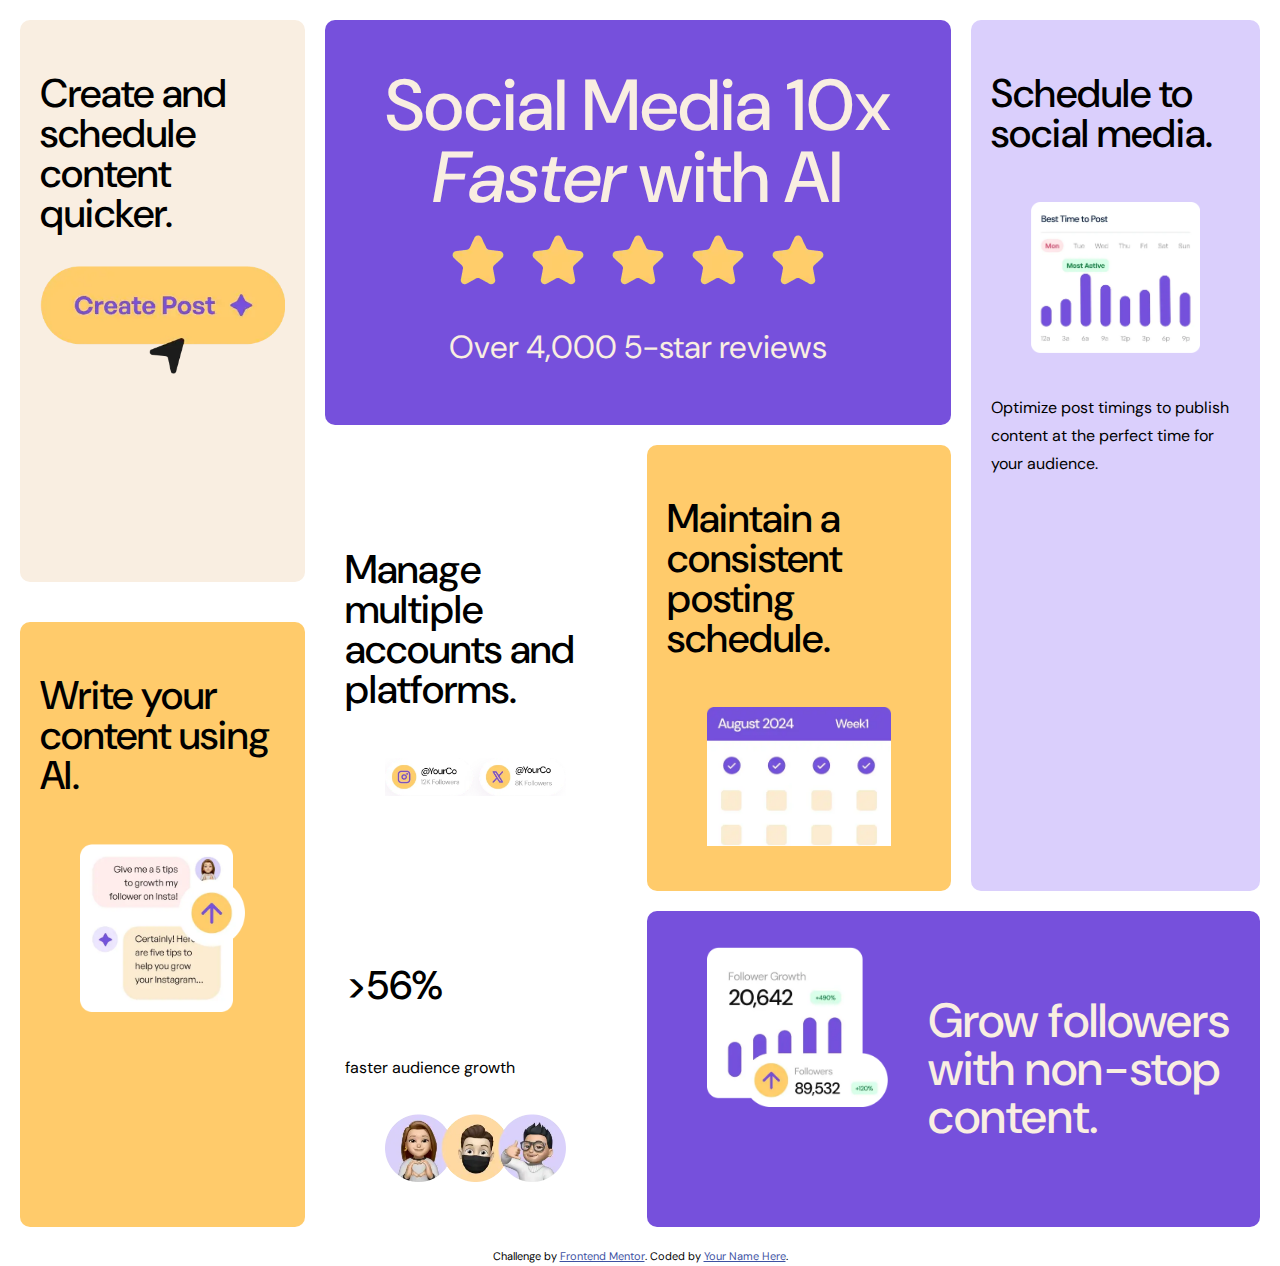
<file: index.html>
<!DOCTYPE html>
<html lang="en">
<head>
  <meta charset="UTF-8">
  <meta name="viewport" content="width=device-width, initial-scale=1.0"> <!-- displays site properly based on user's device -->

  <link rel="icon" type="image/png" sizes="32x32" href="./assets/images/favicon-32x32.png">
  <link rel="stylesheet" href="assets/css/style.css">
  <title>Frontend Mentor | Bento grid</title>

  <!-- Feel free to remove these styles or customise in your own stylesheet 👍 -->
  <style>
    .attribution { font-size: 11px; text-align: center; }
    .attribution a { color: hsl(228, 45%, 44%); }
  </style>
</head>
<body>
<div class="contenant">
  <div class="section__1">
  <h1 class="titre"> Social Media 10x <em>Faster</em> with AI</h1>
  <figure class="section1__img">
    <img src="assets/images/illustration-five-stars.webp">
  </figure>
  <p class="text__section_1">Over 4,000 5-star reviews</p>
</div>
<div class="section__2">
<h2 class="sous_titre 2">  Manage multiple accounts and platforms.</h2>
<figure class="section2__img>"> 
  <img src="assets/images/illustration-multiple-platforms.webp"alt="">
</figure>
</div>

<div class="section__3">
  <h2 class="sous_titre 3">Maintain a consistent posting schedule.</h2>
  <figure class="section3__img"><img src="assets/images/illustration-consistent-schedule.webp" alt=""></figure>
</div>
<div class="section__4">
  <h2 class="sous_titre 4">Schedule to social media.</h2>
  <figure class="section4__img"><img src="assets/images/illustration-schedule-posts.webp" alt=""></figure>
  <p>Optimize post timings to publish content at the perfect time for your audience.</p>
</div>

<div class="section__5">
  <h2 class="sous_titre_5"> Grow followers with non-stop content.</h2>
  <figure class="section5__img"><img src="assets/images/illustration-grow-followers.webp" alt=""></figure>
</div>
  
  <div class="section__6">
    <h2 class="sous_titre 6">>56%</h2>
    <P>faster audience growth</P>
    <figure class="section6__img"><img src="assets/images/illustration-audience-growth.webp" alt=""></figure>
  </div>
<div class="sous_section">
  <div class="section__7">
    <h2 class="sous_titre 7">Create and schedule content <div class="diffferent">quicker.</div></h2>
    <fiugre class="section7_img"><img src="assets/images/illustration-create-post.webp" alt=""></fiugre>
</div>
   
  <div class="section__8">
    <h2 class="sous_titre 8">Write your content using AI.</h2>
    <figure class="section8__img"><img src="assets/images/illustration-ai-content.webp" alt=""></figure>
  </div>
</div>
</div> 
  <div class="attribution">
    Challenge by <a href="https://www.frontendmentor.io?ref=challenge">Frontend Mentor</a>. 
    Coded by <a href="#">Your Name Here</a>.
  </div>
</body>
</html>
</file>
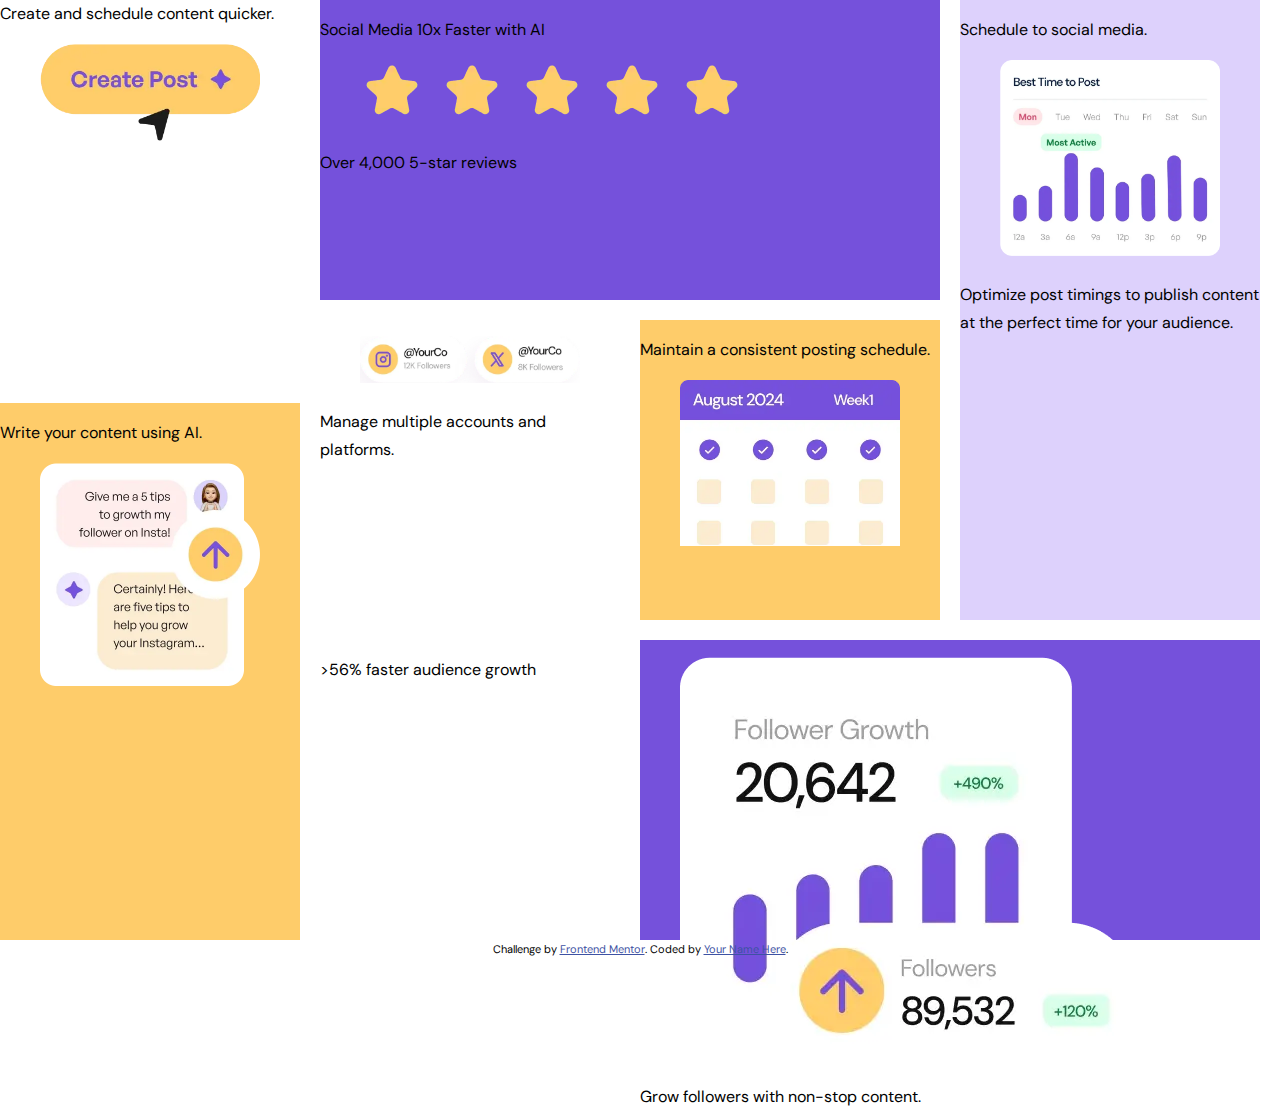
<file: tp2-bento-grid-main/index.html>
<!DOCTYPE html>
<html lang="en">
<head>
  <meta charset="UTF-8">
  <meta name="viewport" content="width=device-width, initial-scale=1.0"> <!-- displays site properly based on user's device -->

  <link rel="icon" type="image/png" sizes="32x32" href="./assets/images/favicon-32x32.png">
  <link rel="stylesheet" href="/tp2-bento-grid-main/assets/css/style.css">
  
  <title>Frontend Mentor | Bento grid</title>

  <!-- Feel free to remove these styles or customise in your own stylesheet 👍 -->
  <style>
    .attribution { font-size: 11px; text-align: center; }
    .attribution a { color: hsl(228, 45%, 44%); }
  </style>
</head>
<body>
<div class="bento-grid">

  <div class="item1">
    <p class="xlg">Social Media 10x Faster with AI</p>
    <figure class="img1">
      <img src="/tp2-bento-grid-main/assets/images/illustration-five-stars.webp" alt="star reviews">
    </figure>
    <p class="sm-text">Over 4,000 5-star reviews</p>
  </div>
 
  <div class="item2">
  <figure class="img2">
    <img src="/tp2-bento-grid-main/assets/images/illustration-multiple-platforms.webp" alt="instagram & x">
  </figure>
  <p class="med-text">Manage multiple accounts and platforms.</p>
  </div>
  <div class="item3">
  <p class="med-text">Maintain a consistent posting schedule.</p>
  <figure class="img3">
    <img src="/tp2-bento-grid-main/assets/images/illustration-consistent-schedule.webp" alt="calendrier">
  </figure>
</div>

  <div class="item4">
  <p class="lg-text">Schedule to social media.</p>
  <figure class="img4">
    <img src="/tp2-bento-grid-main/assets/images/illustration-schedule-posts.webp" alt="tableau">
  </figure>
  <p class="sm-text">Optimize post timings to publish content at the perfect time for your audience.</p>
</div>
<div class="item5">
  <figure class="img5">
    <img src="assets/images/illustration-grow-followers.webp" alt="">
  </figure>
  <p class="lg-text">Grow followers with non-stop content.</p>
</div>
  
<div class="item6">
  <p class="sm-text">>56% faster audience growth</p>
</div>
  
  <div class="flexbox">
  <div class="item7">
    <div class="lg-text">Create and schedule content quicker.</div>
    <figure class="img7">
      <img src="assets/images/illustration-create-post.webp" alt="">
    </figure>
  </div> 
  
  <div class="item8">
  <p class="lg-text">Write your content using AI.</p>
  <figure class="img8">
    <img src="assets/images/illustration-ai-content.webp" alt="">
  </figure>
  </div>
</div>
</div>
  
  <div class="attribution">
    Challenge by <a href="https://www.frontendmentor.io?ref=challenge">Frontend Mentor</a>. 
    Coded by <a href="#">Your Name Here</a>.
  </div>
</body>
</html>
</file>
<file: assets/css/style.css>
@charset "UTF-8";

/* Importation de polices Google Fonts */
@import url('https://fonts.googleapis.com/css2?family=DM+Sans:opsz@9..40&family=DM+Sans:opsz,wght@9..40,500&family=DM+Sans:ital,opsz,wght@1,9..40,500&display=swap');

/**
 * @author X <X@csfoy.ca>
 *
 * TABLE DES MATIERES
 *
 * Reset
 * Utilitaires
 * Charte typographique
 * Grille de mise en page 
 *
 */

/* Reset
   ========================================================================== */

@import url(normalize.css);


/* Utilitaires
   ========================================================================== */

/* Définir des variables CSS */
:root {
    /* Couleurs */
    --color-primary: #7551db;
    --color-secondary: #fecc6a;
    --color-tertiary: rgb(221, 209, 252); 
}


/*** Harmoniser le modèle de boîte avec Box-Sizing ***/
html {
    box-sizing: border-box;
}

*, *::before, *::after {
    box-sizing: inherit;
}
 
/* fluidifier les images */
img{
    max-width: 100%;
}
 
/* Charte typographique
   ========================================================================== */
 
/* Base décimale */
html{
    font-size: 62.5%;
}

body {
    font-family: "DM Sans", serif;
    font-optical-sizing: auto;
    font-weight: 400;
    font-style: normal;

    /* taille de police du texte sur l'écran étroit: 14px */
    font-size: 1.4rem;
    /* facteur multiplicateur de la taille de la police 1.375x16 = 22 */
    line-height: 1.375;
} 

@media (min-width: 600px) {
    body {
        line-height: 1.5;
        font-size: 1.6rem;
    }
}
@media (min-width: 800px) {
    body {
        line-height: 1.75;
        font-size: 1.6rem;
    }
}

h1,
h2,
h3,
h4{ 
    font-weight: 500;
}
 
/* Hiérarchie responsive : plus proche = plus petit  &  plus loin = plus grand */
/* AJUSTER LES VALEURS SELON VOTRE PROJET */
h1 {
    /* = 24px */
    font-size: 2.4rem;
}
@media (min-width: 600px) {
    h1 {
        /* = 32px */
        font-size: 3.2rem;
    }
}
@media (min-width: 800px) {
    h1 {
        /* = 36px */
        font-size: 3.6rem;
    }
}

/* Grille de mise en page
   ========================================================================== */

  .contenant{
    display: flex;
    flex-direction: column;
    flex-wrap: wrap;
    flex-flow: 1 1 auto;
    margin: 1em;
  }


/* section 1 */
.section__1{
    background-color: hsl(256, 67%, 59%);
    display: flex;
    flex-direction: column;
    justify-content: center;
    align-content: center;
    padding: 50px;
    flex-flow: 0 0 auto;
    margin:auto;
    border-radius: 10px;

}
.titre{
    font-size: 4.5em;
    text-align: center;
    color:hsl(31, 66%, 93%);
    margin: auto;
    line-height: 1em;
}
.text__section_1{
    display:flex;
    align-self: center;
    margin:auto;
    font-size: 2em;
    color:hsl(31, 66%, 93%);
}
.sous_titre, .sous_titre_5{
font-size: 2.5em;
line-height: 1em;
}

/* section 2 */
.section__2{
 margin: 20px;
 display: flex;
 flex-direction: column;
 align-content: center;
 padding: 20px;
 flex-flow: 0 0 auto;
margin: auto;
border-radius: 10px;
}
/* section 3 */
.section__3{
    background-color: hsl(39, 100%, 71%);
    display: flex;
    flex-direction: column;
    align-content: center;
    padding: 20px;
    flex-flow: 0 0 auto;
    border-radius: 10px;
}
/* section 4 */
.section__4{
    background-color: hsl(254, 88%, 90%);
    display: flex;
    flex-direction: column;
    padding: 20px;
    flex-flow: 0 0 auto;
    /* max-height: fit-content; */
    border-radius: 10px;
   
}
/* section 5 */
.section__5{
    background-color: hsl(256, 67%, 59%);
    display: flex;
    flex-direction: column;
    align-content: center;
    padding: 20px;
    flex-flow: 0 0 auto;
    border-radius: 10px;
   
}
/* section 6 */
.section__6{
    display: flex;
    flex-direction: column;
    align-content: center;
    padding: 20px;
    flex-flow: 0 0 auto;
    border-radius: 10px;
}

/* section 7 */
.section__7{
background-color: hsl(31, 66%, 93%);
display: flex;
flex-direction: column;
align-content: center;
padding: 20px;
flex-flow: 0 0 auto;
border-radius: 10px;



}
/* section 8 */
.section__8{
background-color: hsl(39, 100%, 71%);
display: flex;
flex-direction: column;
align-content: center;
padding: 20px;
flex-flow: 0 0 auto;
border-radius: 10px;


}

/* Grand ecran */

@media(min-width: 600px){

    .contenant{
        display: grid;
    grid-template-columns: (300px,300px,300px 300px);
    grid-template-rows: repeat(300px,300px, 300px);
    grid-column-gap: 20px;
    grid-row-gap: 20px;
    margin:20px;
    }
    
    /* section 1 */
    .section__1{
        grid-area: 1 / 2 / 2 / 4; 
        display: flex;
        flex-direction: row;
        flex-wrap: wrap;
        align-content: center;
       
        
    }
    /* section 2 */
    .section__2{
        grid-area: 2 / 2 / 3 / 3; 
        max-height: fit-content;
       
    }
    /* section 3 */
    .section__3{
        grid-area: 2 / 3 / 3 / 4; 
        max-height: fit-content;
        
    }
    /* section 4 */
    .section__4{
        grid-area: 1 / 4 / 3 / 5; 
        
       
    }
    /* section 5 */
    .section__5{
        grid-area: 3 / 3 / 4 / 5; 
        display: flex;
        flex-direction: row;
        justify-content: flex-end;
       
    }
    .sous_titre_5{
order:2;
align-content: center;
font-size: 3em;
color: hsl(31, 66%, 93%);;
    }
    /* section 6 */
    .section__6{
        grid-area: 3 / 2 / 4 / 3;
        max-height: fit-content;
     
        
    }
    /* section 7 et 8 */
    .sous_section{
        grid-area: 1 / 1 / 4 / 2;
        display:grid;
        grid-row-gap: 40px;
    }
    /* section 7 */
    .section__7{
    grid-area: 1 / 1 / 2 / 2;
    max-width: fit-content;
      
    
    
    
    }
    /* section 8 */
    .section__8{
    grid-area: 2 / 1 / 3 / 2;
    /* max-height: fit-content; */
    
       
    }

}
</file>
<file: tp2-bento-grid-main/assets/css/style.css>
@charset "UTF-8";

/* Importation de polices Google Fonts */
@import url('https://fonts.googleapis.com/css2?family=DM+Sans:opsz@9..40&family=DM+Sans:opsz,wght@9..40,500&family=DM+Sans:ital,opsz,wght@1,9..40,500&display=swap');

/**
 * @author X <X@csfoy.ca>
 *
 * TABLE DES MATIERES
 *
 * Reset
 * Utilitaires
 * Charte typographique
 * Grille de mise en page 
 *
 */

/* Reset
   ========================================================================== */

@import url(normalize.css);


/* Utilitaires
   ========================================================================== */

/* Définir des variables CSS */
:root {
    /* Couleurs */
    --color-primary: #7551db;
    --color-secondary: #fecc6a;
    --color-tertiary: rgb(221, 209, 252); 
}


/*** Harmoniser le modèle de boîte avec Box-Sizing ***/
html {
    box-sizing: border-box;
}

*, *::before, *::after {
    box-sizing: inherit;
}
 
/* fluidifier les images */
img{
    max-width: 100%;
}
 
/* Charte typographique
   ========================================================================== */
 
/* Base décimale */
html{
    font-size: 62.5%;
}

body {
    font-family: "DM Sans", serif;
    font-optical-sizing: auto;
    font-weight: 400;
    font-style: normal;

    /* taille de police du texte sur l'écran étroit: 14px */
    font-size: 1.4rem;
    /* facteur multiplicateur de la taille de la police 1.375x16 = 22 */
    line-height: 1.375;
} 

@media (min-width: 600px) {
    body {
        line-height: 1.5;
        font-size: 1.6rem;
    }
}
@media (min-width: 800px) {
    body {
        line-height: 1.75;
        font-size: 1.6rem;
    }
}

h1,
h2,
h3,
h4{ 
    font-weight: 500;
}
 
/* Hiérarchie responsive : plus proche = plus petit  &  plus loin = plus grand */
/* AJUSTER LES VALEURS SELON VOTRE PROJET */
h1 {
    /* = 24px */
    font-size: 2.4rem;
}
@media (min-width: 600px) {
    h1 {
        /* = 32px */
        font-size: 3.2rem;
    }
}
@media (min-width: 800px) {
    h1 {
        /* = 36px */
        font-size: 3.6rem;
    }
}

/* Grille de mise en page
   ========================================================================== */

@media(min-width: 600px){
.bento-grid{
   
        display: grid;
        grid-template-columns: repeat(4, 300px);
        grid-template-rows: repeat(3, 300px);
        gap: 20px;
    
    }  
    main{
        max-width: 1000px;
        margin: auto;
    }
}  
  
.item1 {
     grid-area: 1 / 2 / 2 / 4;
     background-color: #7551db;
     
     }
.item2 { 
    grid-area: 2 / 2 / 3 / 3; 
    
}
.item3 {
     grid-area: 2 / 3 / 3 / 4; 
     background-color:#fecc6a ;
    }
.item4 {
     grid-area: 1 / 4 / 3 / 5; 
     background-color: rgb(221, 209, 252)
    }
.item5 { 
    grid-area: 3 / 3 / 4 / 5; 
    background-color: #7551db;
}
.item6 { 
    grid-area: 3 / 2 / 4 / 3; 
     
}
.item8{
    background-color: #fecc6a;
}

.flexbox {
grid-column: 1/2;
grid-row: 1/4;
display: flex;
flex-wrap: wrap;
}
</file>
